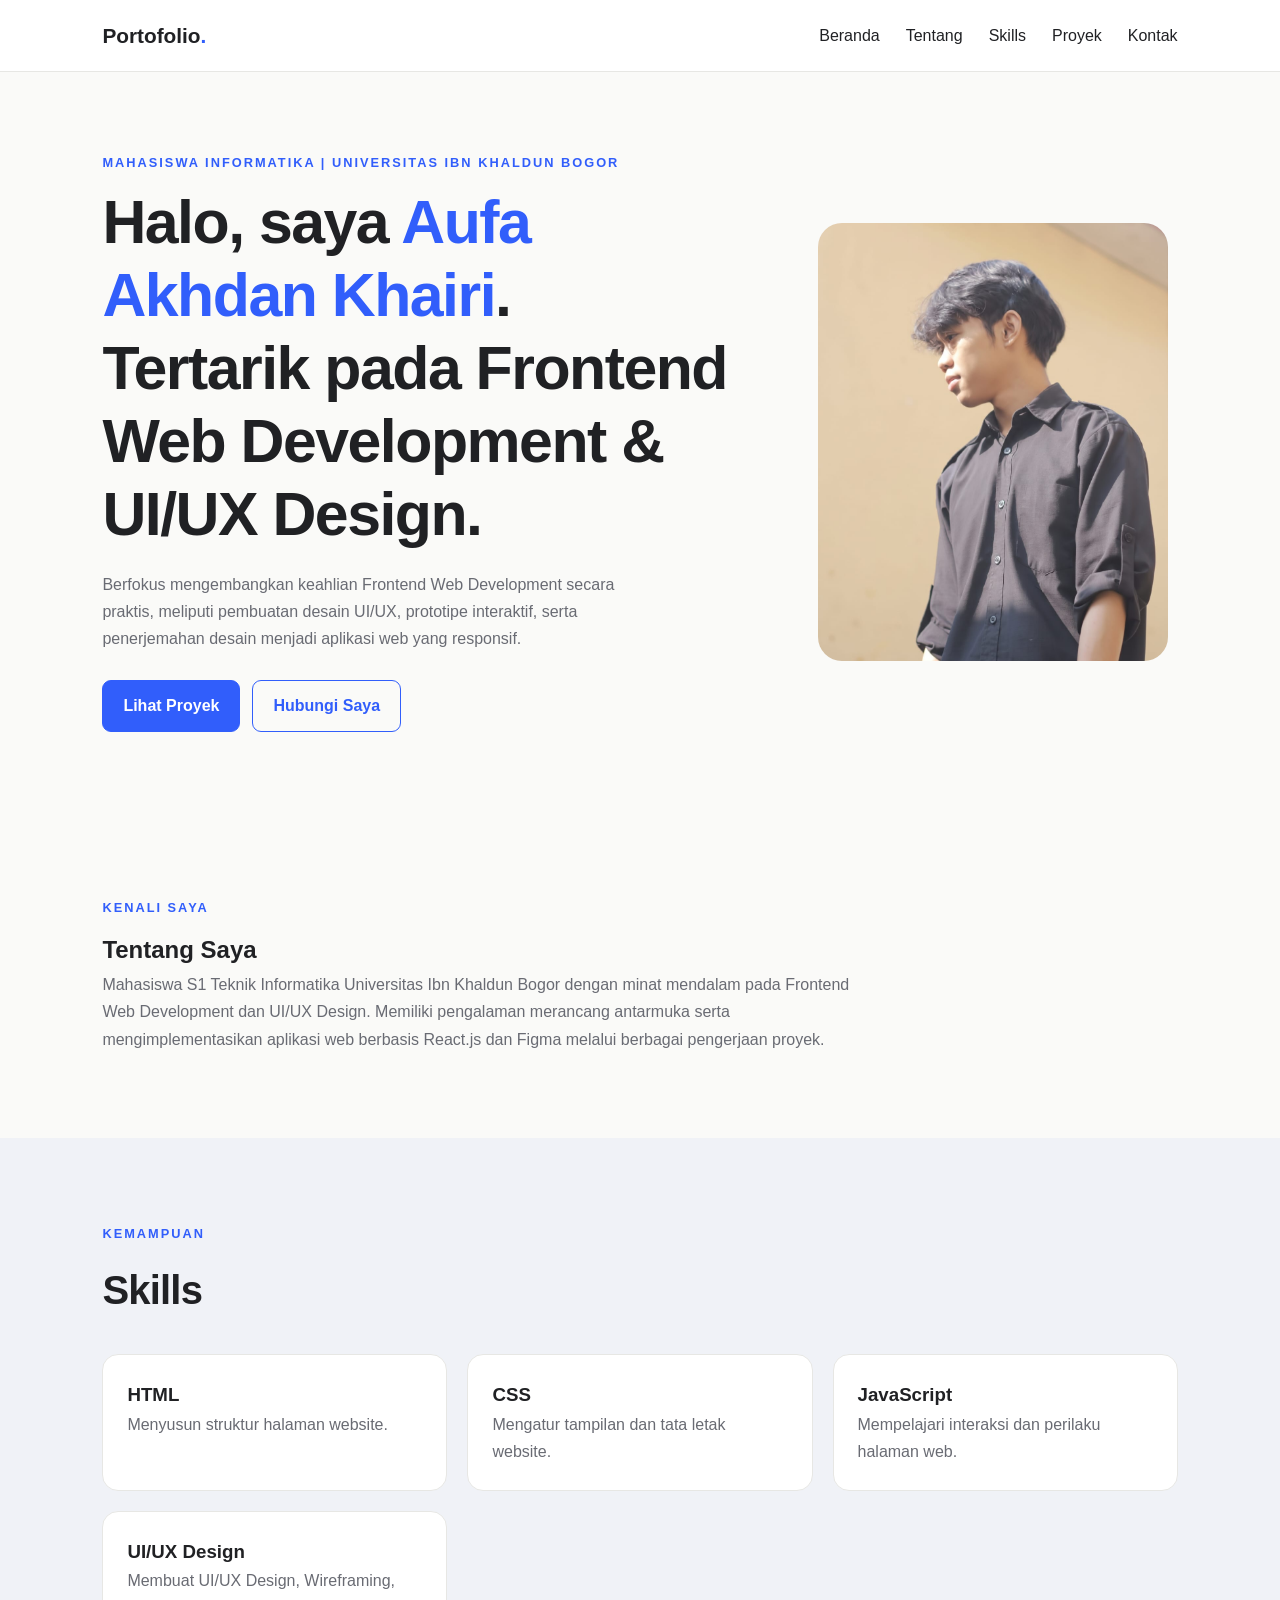
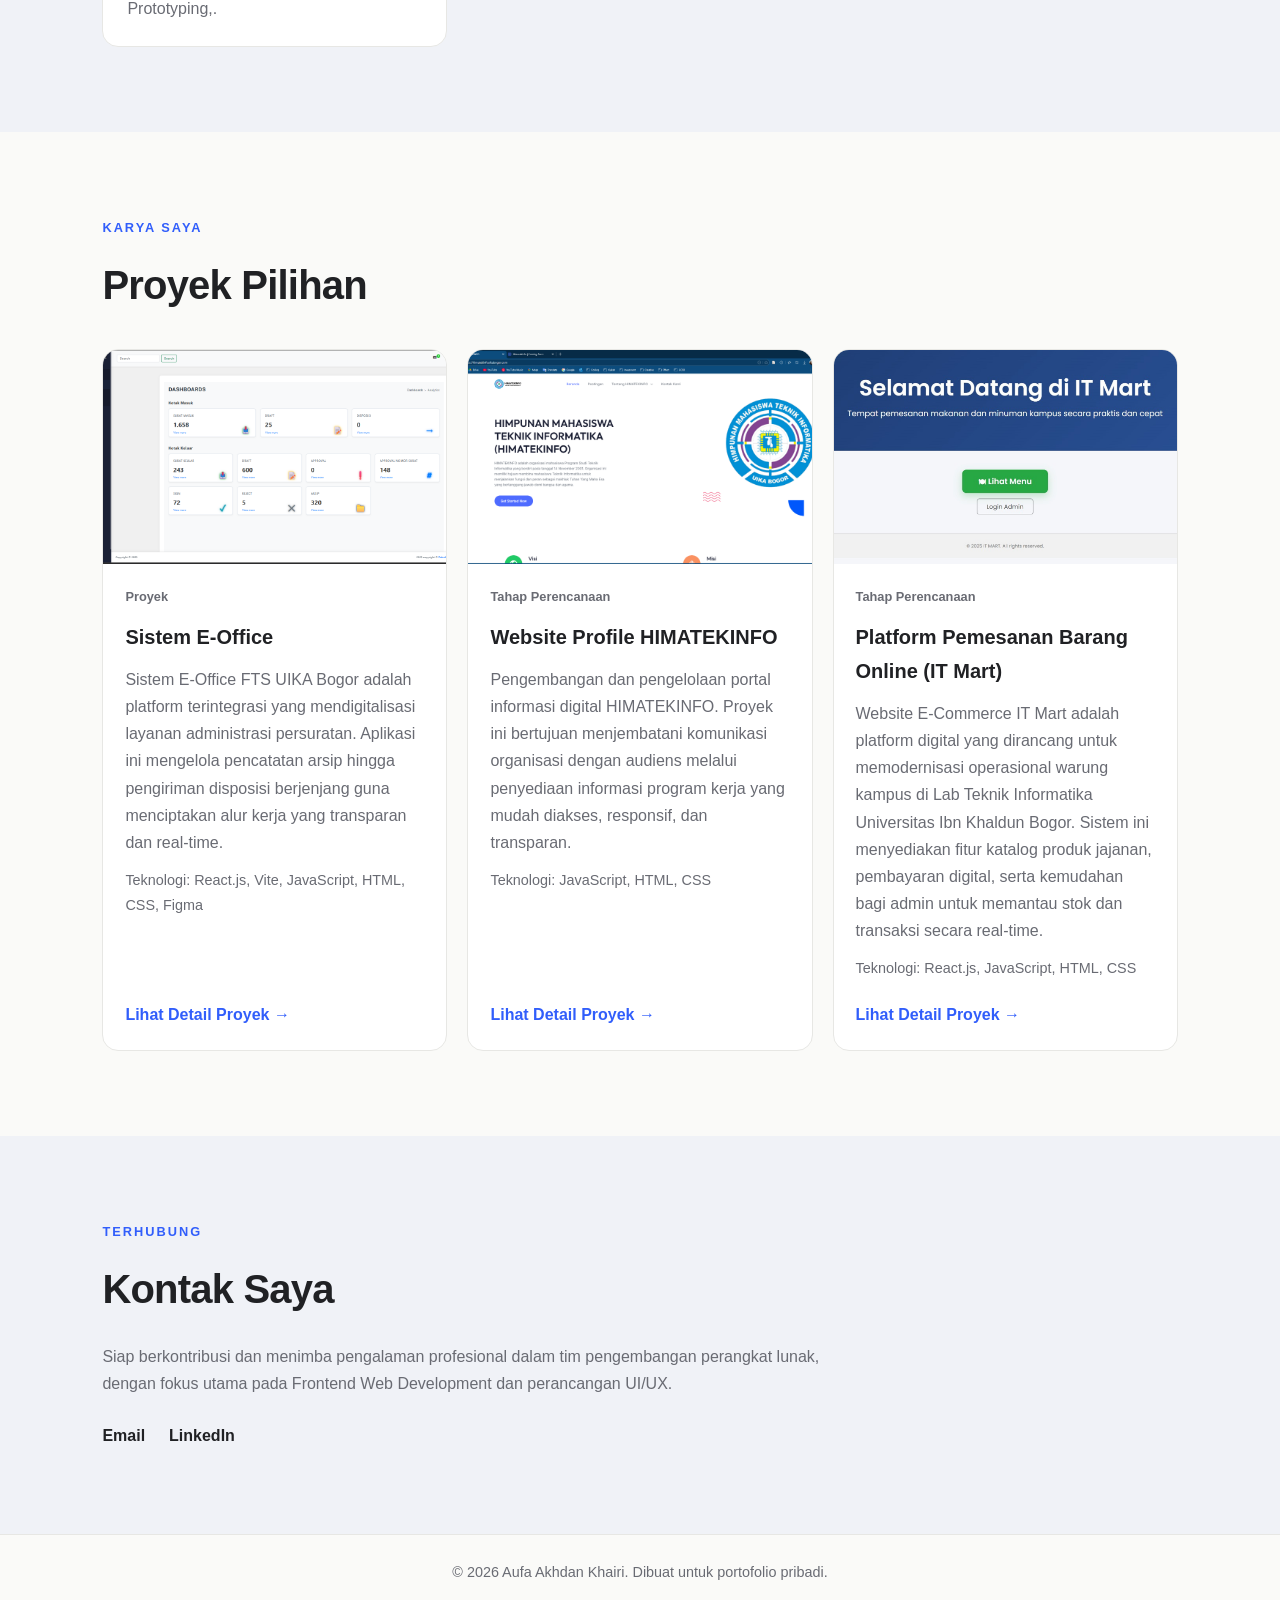
<file: index.html>
<!DOCTYPE html>
<html lang="id">
<head>
  <meta charset="UTF-8">
  <meta name="viewport" content="width=device-width, initial-scale=1.0">

  <title>Portofolio | Aufa Akhdan Khairi</title>
  <meta
    name="description"
    content="Portofolio mahasiswa Informatika yang tertarik pada Web Development."
  >

  <link rel="stylesheet" href="style.css">
  <script src="script.js" defer></script>
</head>

<body>
  <!-- Navbar -->
  <header class="navbar">
    <a href="#home" class="logo">Portofolio<span>.</span></a>

    <button
      class="menu-toggle"
      id="menu-toggle"
      aria-label="Buka menu navigasi"
      aria-expanded="false"
      aria-controls="nav-menu"
    >
      ☰
    </button>

    <nav id="nav-menu" class="nav-menu">
      <a href="#home">Beranda</a>
      <a href="#about">Tentang</a>
      <a href="#skills">Skills</a>
      <a href="#projects">Proyek</a>
      <a href="#contact">Kontak</a>
    </nav>
  </header>

  <main>
    <!-- Hero -->
    <section id="home" class="hero">
      <div class="hero-content">
        <p class="eyebrow">MAHASISWA INFORMATIKA | UNIVERSITAS IBN KHALDUN BOGOR </p>

        <h1>
          Halo, saya <span>Aufa Akhdan Khairi</span>.
          <br>
         Tertarik pada Frontend Web Development & UI/UX Design.
        </h1>

        <p>
        Berfokus mengembangkan keahlian Frontend Web Development secara praktis, meliputi pembuatan desain UI/UX, prototipe interaktif, serta penerjemahan desain menjadi aplikasi web yang responsif.
        </p>

        <div class="hero-actions">
          <a href="#projects" class="btn btn-primary">
            Lihat Proyek
          </a>
          <a href="#contact" class="btn btn-outline">
            Hubungi Saya
          </a>
        </div>
      </div>

      <div class="hero-image">
        <img
          src="assets/profile.jpeg"
          alt="Foto profil Aufa Akhdan Khairi"
        >
      </div>
    </section>

    <!-- Tentang Saya -->
    <section id="about" class="section">
      <p class="eyebrow">KENALI SAYA</p>
      <h1>Tentang Saya</h1>

      <p class="section-description">
        Mahasiswa S1 Teknik Informatika Universitas Ibn Khaldun Bogor dengan minat mendalam pada Frontend Web Development dan UI/UX Design. Memiliki pengalaman merancang antarmuka serta mengimplementasikan aplikasi web berbasis React.js dan Figma melalui berbagai pengerjaan proyek.
      </p>
    </section>

    <!-- Skills -->
    <section id="skills" class="section section-muted">
      <p class="eyebrow">KEMAMPUAN</p>
      <h2>Skills</h2>

      <div class="skills-list">
        <article class="skill-card">
          <h3>HTML</h3>
          <p>Menyusun struktur halaman website.</p>
        </article>

        <article class="skill-card">
          <h3>CSS</h3>
          <p>Mengatur tampilan dan tata letak website.</p>
        </article>

        <article class="skill-card">
          <h3>JavaScript</h3>
          <p>Mempelajari interaksi dan perilaku halaman web.</p>
        </article>
        
       <article class="skill-card">
          <h3>UI/UX Design</h3>
          <p>Membuat UI/UX Design, Wireframing, Prototyping,.</p>
        </article>
      </div>
    </section>

    <!-- Projects -->
    <section id="projects" class="section">
      <p class="eyebrow">KARYA SAYA</p>
      <h2>Proyek Pilihan</h2>

      <div class="projects-grid">
        <!-- Proyek E-Office -->
        <article class="project-card">
          <img
            src="assets/eoffice/dashboard.png"
            alt="Screenshot proyek sistem administrasi e-Office"
            class="project-image"
          >

          <div class="project-content">
            <p class="project-status">Proyek</p>
            <h3>Sistem E-Office</h3>

            <p>
              Sistem E-Office FTS UIKA Bogor adalah platform terintegrasi yang mendigitalisasi layanan administrasi persuratan. Aplikasi ini mengelola pencatatan arsip hingga pengiriman disposisi berjenjang guna menciptakan alur kerja yang transparan dan real-time.
            </p>

            <p class="tech-stack">
              Teknologi: React.js, Vite, JavaScript, HTML, CSS, Figma 
            </p>

        <!-- Tombol menuju halaman detail E-Office -->
            <a href="projects/eoffice.html" class="project-link">
             Lihat Detail Proyek →
            </a>

            </a>
          </div>
        </article>

        <!-- Proyek Pemetaan HIMATEKINFO -->
        <article class="project-card">
          <img
            src="assets/himatekinfo/picture7.png"
            alt="Pratinjau rencana website pemetaan HIMATEKINFO"
            class="project-image"
          >

          <div class="project-content">
            <p class="project-status">Tahap Perencanaan</p>
            <h3> Website Profile HIMATEKINFO </h3>

            <p>
              Pengembangan dan pengelolaan portal informasi digital HIMATEKINFO. Proyek ini bertujuan menjembatani komunikasi organisasi dengan audiens melalui penyediaan informasi program kerja yang mudah diakses, responsif, dan transparan.
            </p>

            <p class="tech-stack">
              Teknologi: JavaScript, HTML, CSS
            </p>

            <!-- Tombol menuju halaman detail E-Office -->
            <a href="projects/himatekinfo.html" class="project-link">
             Lihat Detail Proyek →
            </a>

          </div>
        </article>

                <!-- Proyek Pemetaan itmart -->
        <article class="project-card">
          <img
            src="assets/itmart/homepage.png"
            alt="website sederhana untuk memesan produk di ITMart"
            class="project-image"
          >

          <div class="project-content">
            <p class="project-status">Tahap Perencanaan</p>
            <h3> Platform Pemesanan Barang Online (IT Mart) </h3>

            <p>
              Website E-Commerce IT Mart adalah platform digital yang dirancang untuk memodernisasi operasional warung kampus di Lab Teknik Informatika Universitas Ibn Khaldun Bogor. Sistem ini menyediakan fitur katalog produk jajanan, pembayaran digital, serta kemudahan bagi admin untuk memantau stok dan transaksi secara real-time.
            <p class="tech-stack">
              Teknologi: React.js, JavaScript, HTML, CSS
            </p>

            <!-- Tombol menuju halaman detail E-Office -->
            <a href="projects/itmart.html" class="project-link">
             Lihat Detail Proyek →
            </a>
            
          </div>
        </article>

        
      </div>
    </section>

    <!-- Kontak -->
    <section id="contact" class="section section-muted">
      <p class="eyebrow">TERHUBUNG</p>
      <h2>Kontak Saya</h2>

      <p class="section-description">
        Siap berkontribusi dan menimba pengalaman profesional dalam tim pengembangan perangkat lunak, dengan fokus utama pada Frontend Web Development dan perancangan UI/UX.
      </p>

      <div class="contact-links">
        <a href="mailto:aufaakhairi08@gmail.com">Email</a>
       
        <a
          href="https://www.linkedin.com/in/aufa-akhdan-khairi-9b7786295?utm_source=share_via&utm_content=profile&utm_medium=member_android"
          target="_blank"
          rel="noopener noreferrer"
        >
          LinkedIn
        </a>
      </div>
    </section>
  </main>

  <!-- Footer -->
  <footer class="footer">
    <p>
      © <span id="current-year"></span> Aufa Akhdan Khairi.
      Dibuat untuk portofolio pribadi.
    </p>
  </footer>
</body>
</html>
</file>
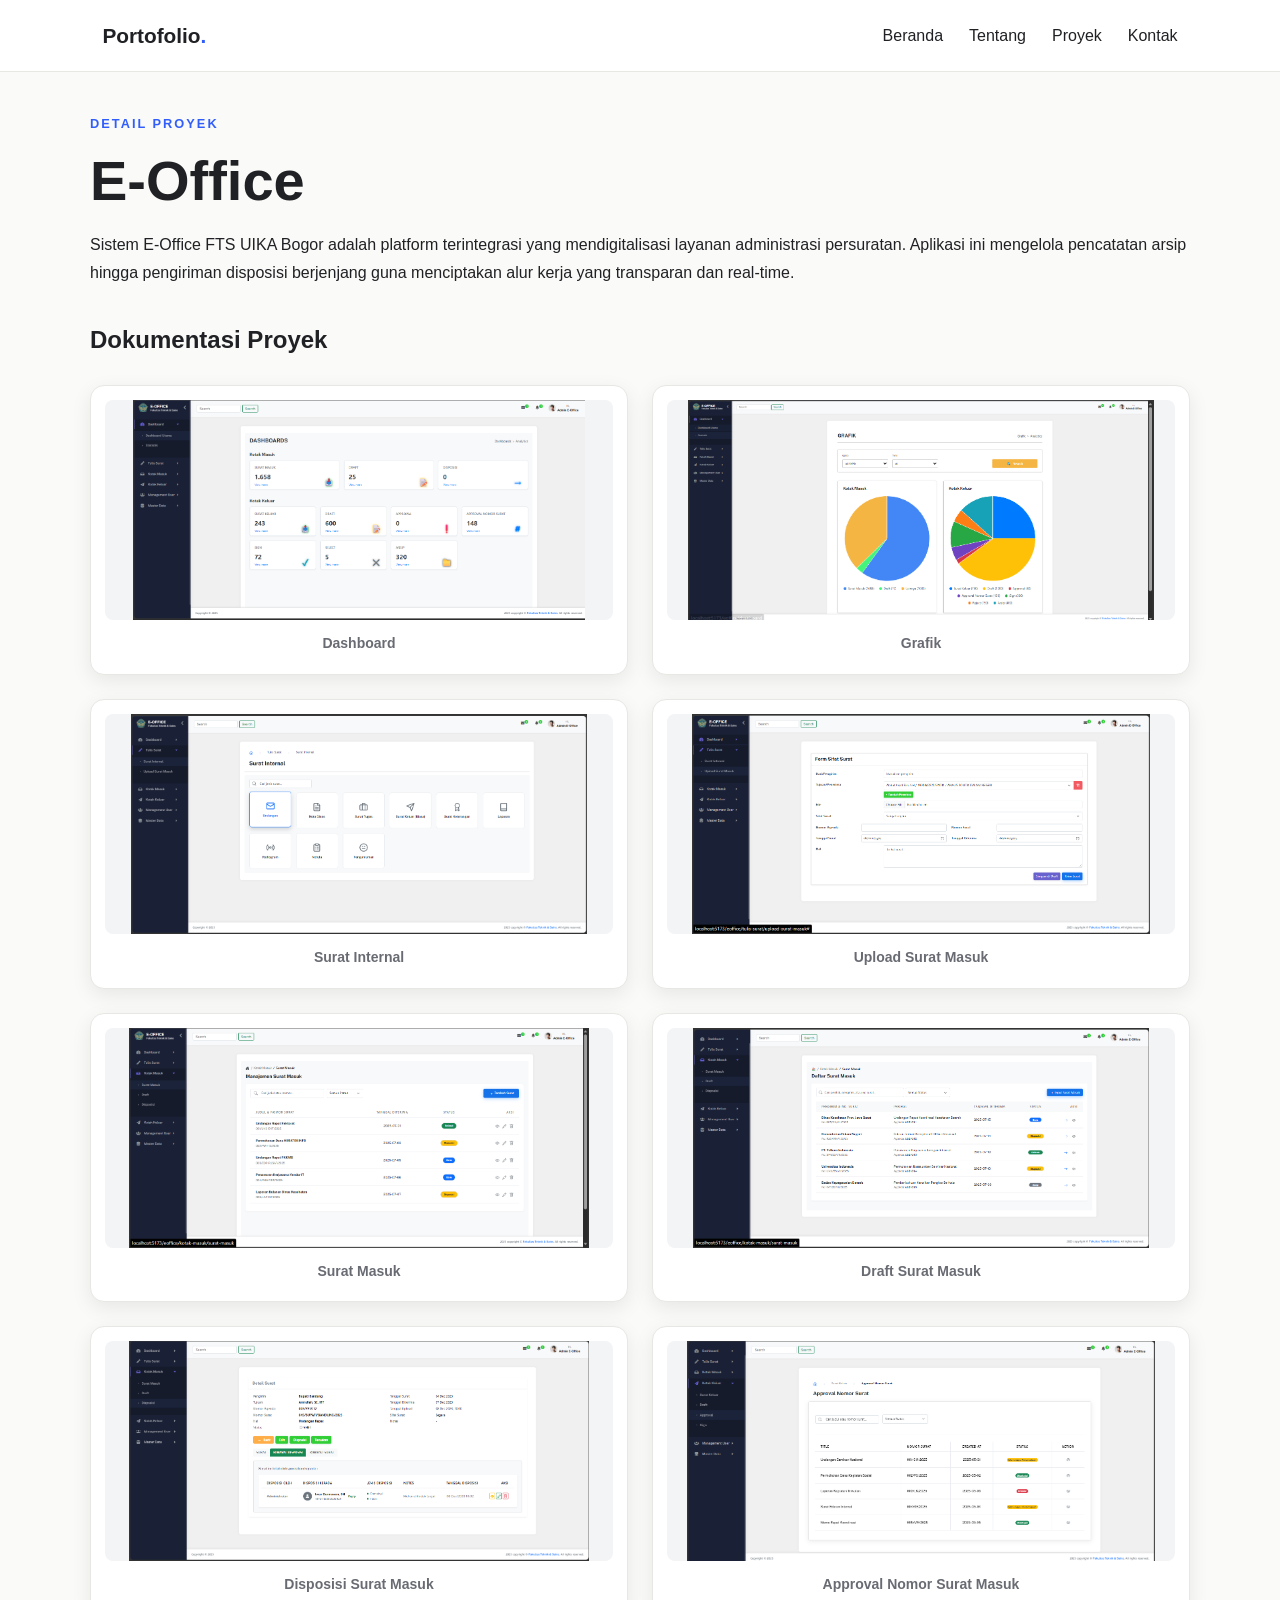
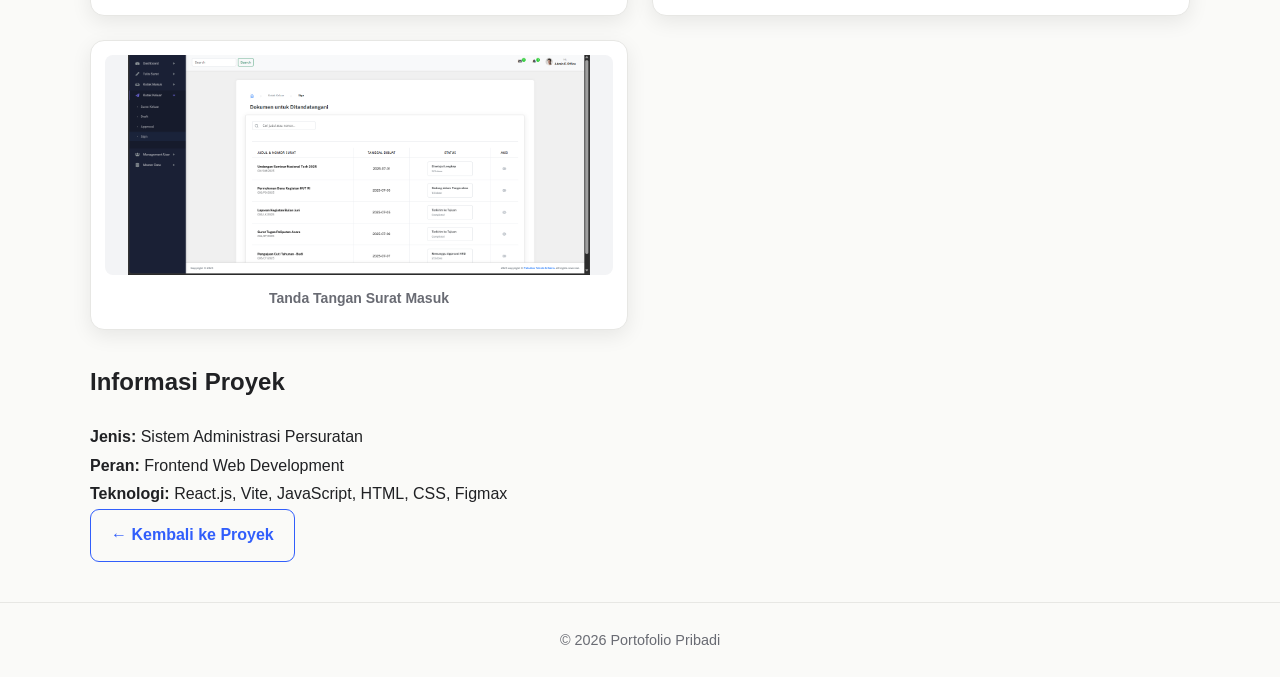
<file: projects/eoffice.html>
<!DOCTYPE html>
<html lang="id">
<head>
  <meta charset="UTF-8">
  <meta name="viewport" content="width=device-width, initial-scale=1.0">

  <title>Detail Proyek E-Office | Portofolio</title>

  <!-- Menggunakan CSS utama -->
  <link rel="stylesheet" href="../style.css">
</head>

<body>
  <!-- Navbar -->
  <header class="navbar">
    <a href="../index.html" class="logo">Portofolio<span>.</span></a>

    <nav class="nav-menu">
      <a href="../index.html">Beranda</a>
      <a href="../index.html#about">Tentang</a>
      <a href="../index.html#projects">Proyek</a>
      <a href="../index.html#contact">Kontak</a>
    </nav>
  </header>

  <main>
    <section class="project-detail">
      <p class="eyebrow">DETAIL PROYEK</p>
      <h1>E-Office</h1>

      <p>
        Sistem E-Office FTS UIKA Bogor adalah platform terintegrasi yang mendigitalisasi layanan administrasi persuratan. Aplikasi ini mengelola pencatatan arsip hingga pengiriman disposisi berjenjang guna menciptakan alur kerja yang transparan dan real-time.
      </p>

      <h2>Dokumentasi Proyek</h2>

      <div class="gallery">
        <figure>
          <img
            src="../assets/eoffice/dashboard.png"
            alt="Screenshot dashboard E-Office"
          >
          <figcaption>Dashboard</figcaption>
        </figure>

        <figure>
          <img
            src="../assets/eoffice/grafik.png"
            alt="Screenshot grafik E-Office"
          >
          <figcaption>Grafik</figcaption>
        </figure>

        <figure>
          <img
            src="../assets/eoffice/suratinternal.png"
            alt="Screenshot Surat Internal E-Office"
          >
          <figcaption>Surat Internal</figcaption>
        </figure>

        <figure>
          <img
            src="../assets/eoffice/uploadsuratmasuk.png"
            alt="Screenshot Upload Surat Masuk E-Office"
          >
          <figcaption>Upload Surat Masuk</figcaption>
        </figure>

        <figure>
          <img
            src="../assets/eoffice/suratmasuk.png"
            alt="Screenshot Surat MasukE-Office"
          >
          <figcaption>Surat Masuk</figcaption>
        </figure>

        <figure>
          <img
            src="../assets/eoffice/draftmasuk.png"
            alt="Screenshot Draft Surat Masuk E-Office"
          >
          <figcaption>Draft Surat Masuk</figcaption>
        </figure>

        <figure>
          <img
            src="../assets/eoffice/dispomasuk.png"
            alt="Screenshot Disposisi Surat Masuk E-Office"
          >
          <figcaption>Disposisi Surat Masuk</figcaption>
        </figure>

        <figure>
          <img
            src="../assets/eoffice/accnomor.png"
            alt="Screenshot Approval nomor Surat Masuk E-Office"
          >
          <figcaption>Approval Nomor Surat Masuk</figcaption>
        </figure>

        <figure>
          <img
            src="../assets/eoffice/ttd.png"
            alt="Screenshot Tanda Tangan Surat Masuk E-Office"
          >
          <figcaption>Tanda Tangan Surat Masuk</figcaption>
        </figure>
      </div>

      <h2>Informasi Proyek</h2>

      <p>
        <strong>Jenis:</strong>
        Sistem Administrasi Persuratan 
      </p>

      <p>
        <strong>Peran:</strong>
        Frontend Web Development
      </p>

      <p>
        <strong>Teknologi:</strong>
        React.js, Vite, JavaScript, HTML, CSS, Figmax
      </p>

      <p>
        <a href="../index.html#projects" class="btn btn-outline">
          ← Kembali ke Proyek
        </a>
      </p>
    </section>
  </main>

  <footer class="footer">
    <p>© <span id="current-year"></span> Portofolio Pribadi</p>
  </footer>

  <script>
    document.getElementById("current-year").textContent =
      new Date().getFullYear();
  </script>
</body>
</html>
</file>
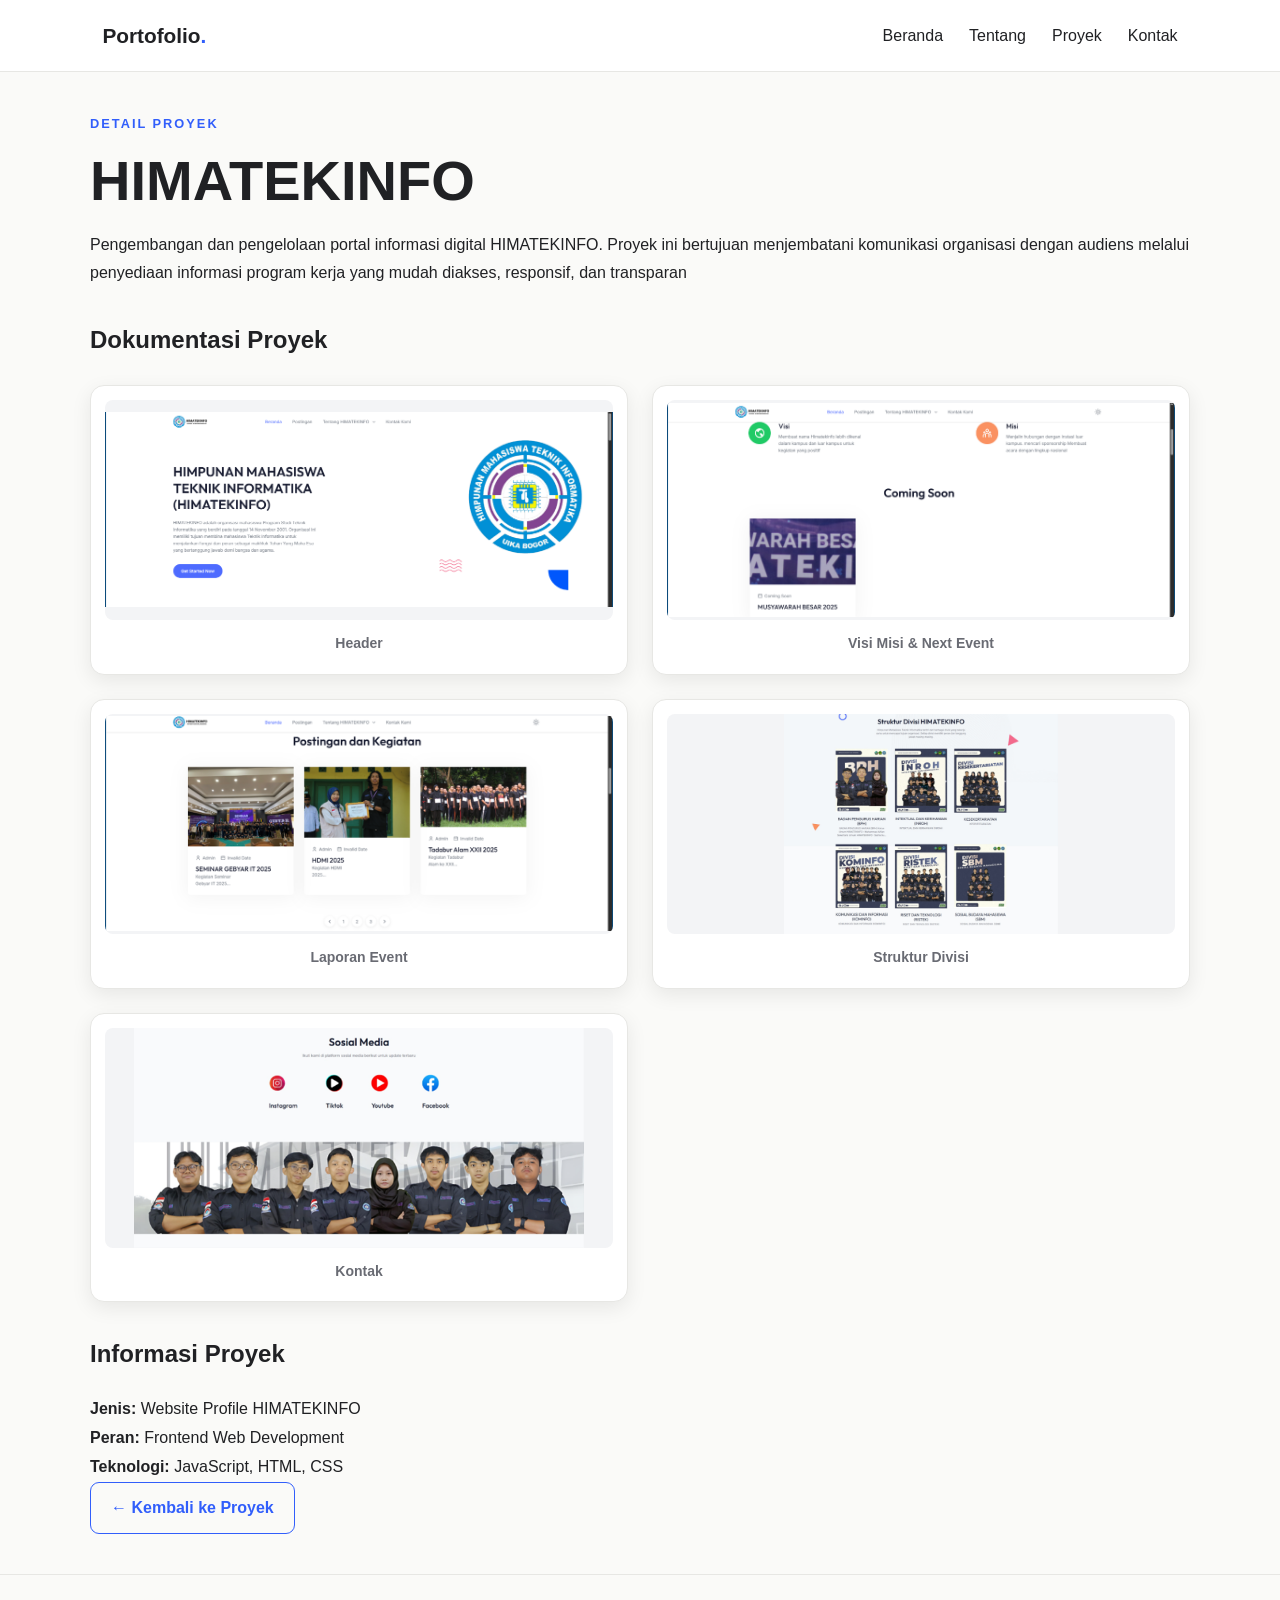
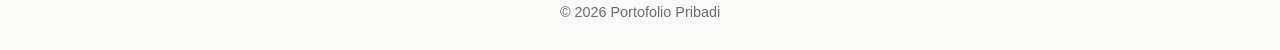
<file: projects/himatekinfo.html>
<!DOCTYPE html>
<html lang="id">
<head>
  <meta charset="UTF-8">
  <meta name="viewport" content="width=device-width, initial-scale=1.0">

  <title>Detail Proyek himatekinfo | Portofolio</title>

  <!-- Menggunakan CSS utama -->
  <link rel="stylesheet" href="../style.css">
</head>

<body>
  <!-- Navbar -->
  <header class="navbar">
    <a href="../index.html" class="logo">Portofolio<span>.</span></a>

    <nav class="nav-menu">
      <a href="../index.html">Beranda</a>
      <a href="../index.html#about">Tentang</a>
      <a href="../index.html#projects">Proyek</a>
      <a href="../index.html#contact">Kontak</a>
    </nav>
  </header>

  <main>
    <section class="project-detail">
      <p class="eyebrow">DETAIL PROYEK</p>
      <h1>HIMATEKINFO</h1>

      <p>
       Pengembangan dan pengelolaan portal informasi digital HIMATEKINFO. 
       Proyek ini bertujuan menjembatani komunikasi organisasi dengan audiens melalui penyediaan informasi program kerja yang mudah diakses, responsif, dan transparan
      </p>

      <h2>Dokumentasi Proyek</h2>

      <div class="gallery">
        <figure>
          <img
            src="../assets/himatekinfo/picture1.png"
            alt="Screenshot dashboard himatekinfo"
          >
          <figcaption> Header</figcaption>
        </figure>

        <figure>
          <img
            src="../assets/himatekinfo/picture2.png"
            alt="Screenshot Visi Misi & next event himatekinfo"
          >
          <figcaption>Visi Misi & Next Event</figcaption>
        </figure>

        <figure>
          <img
            src="../assets/himatekinfo/picture3.png"
            alt="Screenshot Laporan Event himatekinfo"
          >
          <figcaption>Laporan Event </figcaption>
        </figure>

        <figure>
          <img
            src="../assets/himatekinfo/picture5.png"
            alt="Screenshot Struktur Divisi himatekinfo"
          >
          <figcaption>Struktur Divisi </figcaption>
        </figure>

                <figure>
          <img
            src="../assets/himatekinfo/picture6.png"
            alt="Screenshot Kontak himatekinfo"
          >
          <figcaption>Kontak </figcaption>
        </figure>
      </div>

      <h2>Informasi Proyek</h2>

      <p>
        <strong>Jenis:</strong>
        Website Profile HIMATEKINFO 
      </p>

      <p>
        <strong>Peran:</strong>
        Frontend Web Development 
      </p>

      <p>
        <strong>Teknologi:</strong>
        JavaScript, HTML, CSS
      </p>
      
      <p>
        <a href="../index.html#projects" class="btn btn-outline">
          ← Kembali ke Proyek
        </a>
      </p>
    </section>
  </main>

  <footer class="footer">
    <p>© <span id="current-year"></span> Portofolio Pribadi</p>
  </footer>

  <script>
    document.getElementById("current-year").textContent =
      new Date().getFullYear();
  </script>
</body>
</html>
</file>
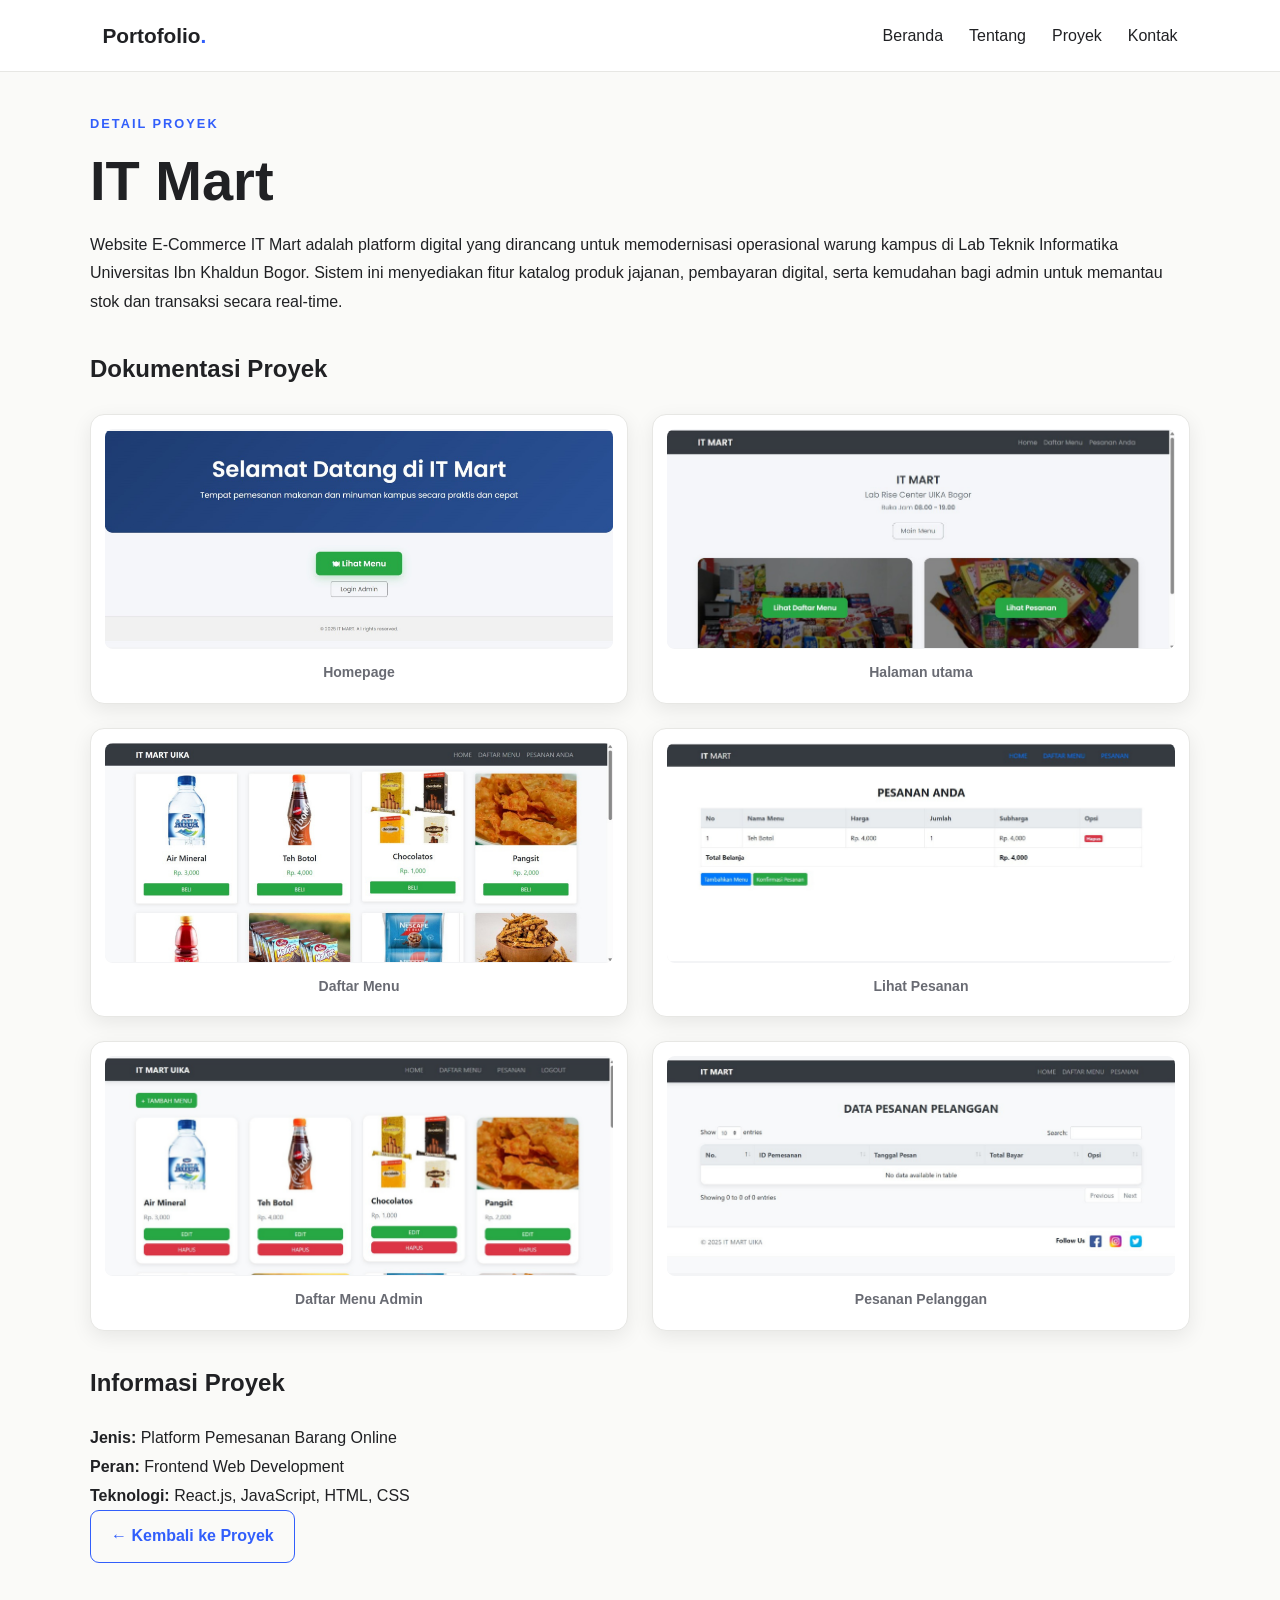
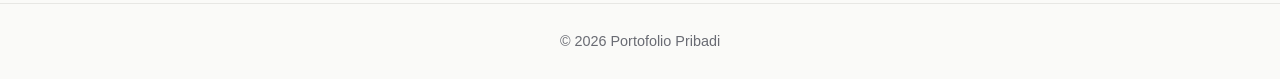
<file: projects/itmart.html>
<!DOCTYPE html>
<html lang="id">
<head>
  <meta charset="UTF-8">
  <meta name="viewport" content="width=device-width, initial-scale=1.0">

  <title>Detail Proyek E-Office | Portofolio</title>

  <!-- Menggunakan CSS utama -->
  <link rel="stylesheet" href="../style.css">
</head>

<body>
  <!-- Navbar -->
  <header class="navbar">
    <a href="../index.html" class="logo">Portofolio<span>.</span></a>

    <nav class="nav-menu">
      <a href="../index.html">Beranda</a>
      <a href="../index.html#about">Tentang</a>
      <a href="../index.html#projects">Proyek</a>
      <a href="../index.html#contact">Kontak</a>
    </nav>
  </header>

  <main>
    <section class="project-detail">
      <p class="eyebrow">DETAIL PROYEK</p>
      <h1>IT Mart</h1>

      <p>
        Website E-Commerce IT Mart adalah platform digital yang dirancang untuk memodernisasi operasional warung kampus di Lab Teknik Informatika Universitas Ibn Khaldun Bogor. Sistem ini menyediakan fitur katalog produk jajanan, pembayaran digital, serta kemudahan bagi admin untuk memantau stok dan transaksi secara real-time.
      </p>

      <h2>Dokumentasi Proyek</h2>

      
      <div class="gallery">
        <figure>
          <img
            src="../assets/itmart/homepage.png"
            alt="Screenshot dashboard IT Mart"
          >
          <figcaption>Homepage</figcaption>
        </figure>

        <figure>
          <img
            src="../assets/itmart/dashboardU.png"
            alt="Screenshot halaman utama IT Mart"
          >
          <figcaption>Halaman utama</figcaption>
        </figure>

        <figure>
          <img
            src="../assets/itmart/daftarmenu.png"
            alt="Screenshot daftar menu IT Mart"
          >
          <figcaption>Daftar Menu</figcaption>
        </figure>

        <figure>
          <img
            src="../assets/itmart/lihatpesanan.png"
            alt="Screenshot Lihat Pesanan IT Mart"
          >
          <figcaption>Lihat Pesanan</figcaption>
        </figure>

        <figure>
          <img
            src="../assets/itmart/daftarmenuadmin.png"
            alt="Screenshot Daftar Menu Admin IT Mart"
          >
          <figcaption>Daftar Menu Admin</figcaption>
        </figure>

                <figure>
          <img
            src="../assets/itmart/pesananpelanggan.png"
            alt="Screenshot Pesanan Pelanggan IT Mart"
          >
          <figcaption>Pesanan Pelanggan</figcaption>
        </figure>
      </div>

      <h2>Informasi Proyek</h2>

      <p>
        <strong>Jenis:</strong>
        Platform Pemesanan Barang Online
      </p>

      <p>
        <strong>Peran:</strong>
        Frontend Web Development
      </p>

      <p>
        <strong>Teknologi:</strong>
        React.js, JavaScript, HTML, CSS
      </p>
      
      <p>
        <a href="../index.html#projects" class="btn btn-outline">
          ← Kembali ke Proyek
        </a>
      </p>
    </section>
  </main>

  <footer class="footer">
    <p>© <span id="current-year"></span> Portofolio Pribadi</p>
  </footer>

  <script>
    document.getElementById("current-year").textContent =
      new Date().getFullYear();
  </script>
</body>
</html>
</file>
<file: style.css>
:root {
  --background: #fafaf8;
  --surface: #ffffff;
  --text: #202124;
  --muted: #696b73;
  --accent: #315efb;
  --border: #e7e7e4;
}

* {
  box-sizing: border-box;
  margin: 0;
  padding: 0;
}

html {
  scroll-behavior: smooth;
  scroll-padding-top: 90px;
}

body {
  font-family: Arial, Helvetica, sans-serif;
  background: var(--background);
  color: var(--text);
  line-height: 1.7;
}

a {
  color: inherit;
  text-decoration: none;
}

img {
  display: block;
  max-width: 100%;
}

/* =========================
   NAVBAR
========================= */

.navbar {
  position: sticky;
  top: 0;
  z-index: 10;
  display: flex;
  align-items: center;
  justify-content: space-between;
  padding: 18px 8%;
  background: var(--surface);
  border-bottom: 1px solid var(--border);
}

.logo {
  font-size: 1.3rem;
  font-weight: 700;
}

.logo span,
.hero h1 span {
  color: var(--accent);
}

.nav-menu {
  display: flex;
  gap: 26px;
}

.nav-menu a:hover,
.contact-links a:hover {
  color: var(--accent);
}

.menu-toggle {
  display: none;
  border: 0;
  background: transparent;
  font-size: 1.6rem;
  cursor: pointer;
}

/* =========================
   HERO
========================= */

.hero {
  min-height: 580px;
  padding: 80px 8%;
  display: grid;
  grid-template-columns: 1.4fr 0.8fr;
  align-items: center;
  gap: 60px;
}

.eyebrow {
  margin-bottom: 12px;
  color: var(--accent);
  font-size: 0.8rem;
  font-weight: 700;
  letter-spacing: 2px;
}

.hero h1 {
  margin-bottom: 20px;
  font-size: clamp(2.2rem, 5vw, 3.8rem);
  line-height: 1.2;
  letter-spacing: -1.5px;
}

.hero-content > p:not(.eyebrow) {
  max-width: 560px;
  color: var(--muted);
}

.hero-image {
  width: 100%;
  max-width: 350px;
  justify-self: center;
}

.hero-image img {
  width: 100%;
  aspect-ratio: 4 / 5;
  object-fit: cover;
  border-radius: 24px;
  background: #e8eaf0;
}

.hero-actions {
  display: flex;
  flex-wrap: wrap;
  gap: 12px;
  margin-top: 28px;
}

/* =========================
   BUTTON
========================= */

.btn {
  display: inline-block;
  padding: 11px 20px;
  border: 1px solid var(--accent);
  border-radius: 9px;
  font-weight: 600;
}

.btn-primary {
  background: var(--accent);
  color: white;
}

.btn-outline {
  color: var(--accent);
}

.btn:hover {
  opacity: 0.85;
}

/* =========================
   GENERAL SECTION
========================= */

.section {
  padding: 85px 8%;
}

.section h2 {
  margin-bottom: 20px;
  font-size: clamp(1.8rem, 4vw, 2.5rem);
  letter-spacing: -0.8px;
}

.section-description {
  max-width: 760px;
  color: var(--muted);
}

.section-muted {
  background: #f0f2f7;
}

/* =========================
   SKILLS
========================= */

.skills-list,
.projects-grid {
  display: grid;
  grid-template-columns: repeat(3, minmax(0, 1fr));
  gap: 20px;
  margin-top: 30px;
}

.skill-card,
.project-card {
  overflow: hidden;
  background: var(--surface);
  border: 1px solid var(--border);
  border-radius: 16px;
}

.skill-card {
  padding: 24px;
}

.skill-card p,
.project-content > p {
  color: var(--muted);
}

/* =========================
   PROJECT CARDS
========================= */

.project-card {
  display: flex;
  flex-direction: column;
}

.project-image {
  width: 100%;
  aspect-ratio: 16 / 10;
  object-fit: cover;
  background: #e8eaf0;
}

.project-content {
  display: flex;
  flex: 1;
  flex-direction: column;
  align-items: flex-start;
  padding: 22px;
  gap: 12px;
}

.project-status {
  font-size: 0.8rem;
  font-weight: 700;
}

.project-content h3 {
  font-size: 1.25rem;
}

.tech-stack {
  font-size: 0.9rem;
}

.project-link {
  margin-top: auto;
  padding-top: 8px;
  color: var(--accent);
  font-weight: 600;
}

.project-link:hover {
  text-decoration: underline;
}

/* =========================
   CONTACT
========================= */

.contact-links {
  display: flex;
  flex-wrap: wrap;
  gap: 24px;
  margin-top: 25px;
  font-weight: 600;
}

/* =========================
   FOOTER
========================= */

.footer {
  padding: 25px 8%;
  border-top: 1px solid var(--border);
  color: var(--muted);
  text-align: center;
  font-size: 0.9rem;
}

/* =========================
   DETAIL PROYEK
========================= */

.project-detail {
  width: min(1100px, 90%);
  margin: 0 auto;
  padding: 40px 0;
}

.project-detail h1 {
  margin-bottom: 16px;
  font-size: clamp(2rem, 5vw, 3.5rem);
  line-height: 1.2;
}

.project-detail h2 {
  margin: 32px 0 20px;
}

.project-detail p {
  line-height: 1.8;
}

/* =========================
   GALERI DOKUMENTASI
========================= */

.gallery {
  display: grid;
  grid-template-columns: repeat(2, minmax(0, 1fr));
  gap: 24px;
  margin: 24px 0;
  align-items: start;
}

.gallery figure {
  min-width: 0;
  margin: 0;
  padding: 14px;
  background: var(--surface);
  border: 1px solid var(--border);
  border-radius: 14px;
  box-shadow: 0 6px 20px rgba(0, 0, 0, 0.08);
  overflow: hidden;
}

.gallery img {
  display: block;
  width: 100%;
  height: 220px;
  object-fit: contain;
  background: #f3f4f6;
  border-radius: 8px;
}

.gallery figcaption {
  padding: 12px 4px 4px;
  color: var(--muted);
  font-size: 14px;
  font-weight: 600;
  text-align: center;
}

/* =========================
   TABLET
========================= */

@media (max-width: 800px) {
  .hero {
    grid-template-columns: 1fr;
    gap: 35px;
    padding-top: 60px;
  }

  .hero-image {
    max-width: 280px;
    justify-self: start;
  }

  .skills-list,
  .projects-grid {
    grid-template-columns: repeat(2, minmax(0, 1fr));
  }

  .project-detail {
    width: 92%;
  }
}

/* =========================
   MOBILE / HP
========================= */

@media (max-width: 600px) {
  .navbar {
    padding: 16px 5%;
  }

  .menu-toggle {
    display: block;
  }

  .nav-menu {
    display: none;
    position: absolute;
    top: 100%;
    left: 0;
    right: 0;
    flex-direction: column;
    gap: 0;
    padding: 10px 5% 18px;
    background: var(--surface);
    border-bottom: 1px solid var(--border);
  }

  .nav-menu.open {
    display: flex;
  }

  .nav-menu a {
    padding: 10px 0;
  }

  .hero,
  .section {
    padding: 55px 5%;
  }

  .skills-list,
  .projects-grid {
    grid-template-columns: 1fr;
  }

  .project-detail {
    width: 90%;
    padding: 30px 0;
  }

  .project-detail h2 {
    margin: 28px 0 16px;
  }

  .gallery {
    grid-template-columns: 1fr;
    gap: 18px;
  }

  .gallery figure {
    padding: 12px;
  }

  .gallery img {
    height: 200px;
  }

  .footer {
    padding: 22px 5%;
  }
}
</file>
